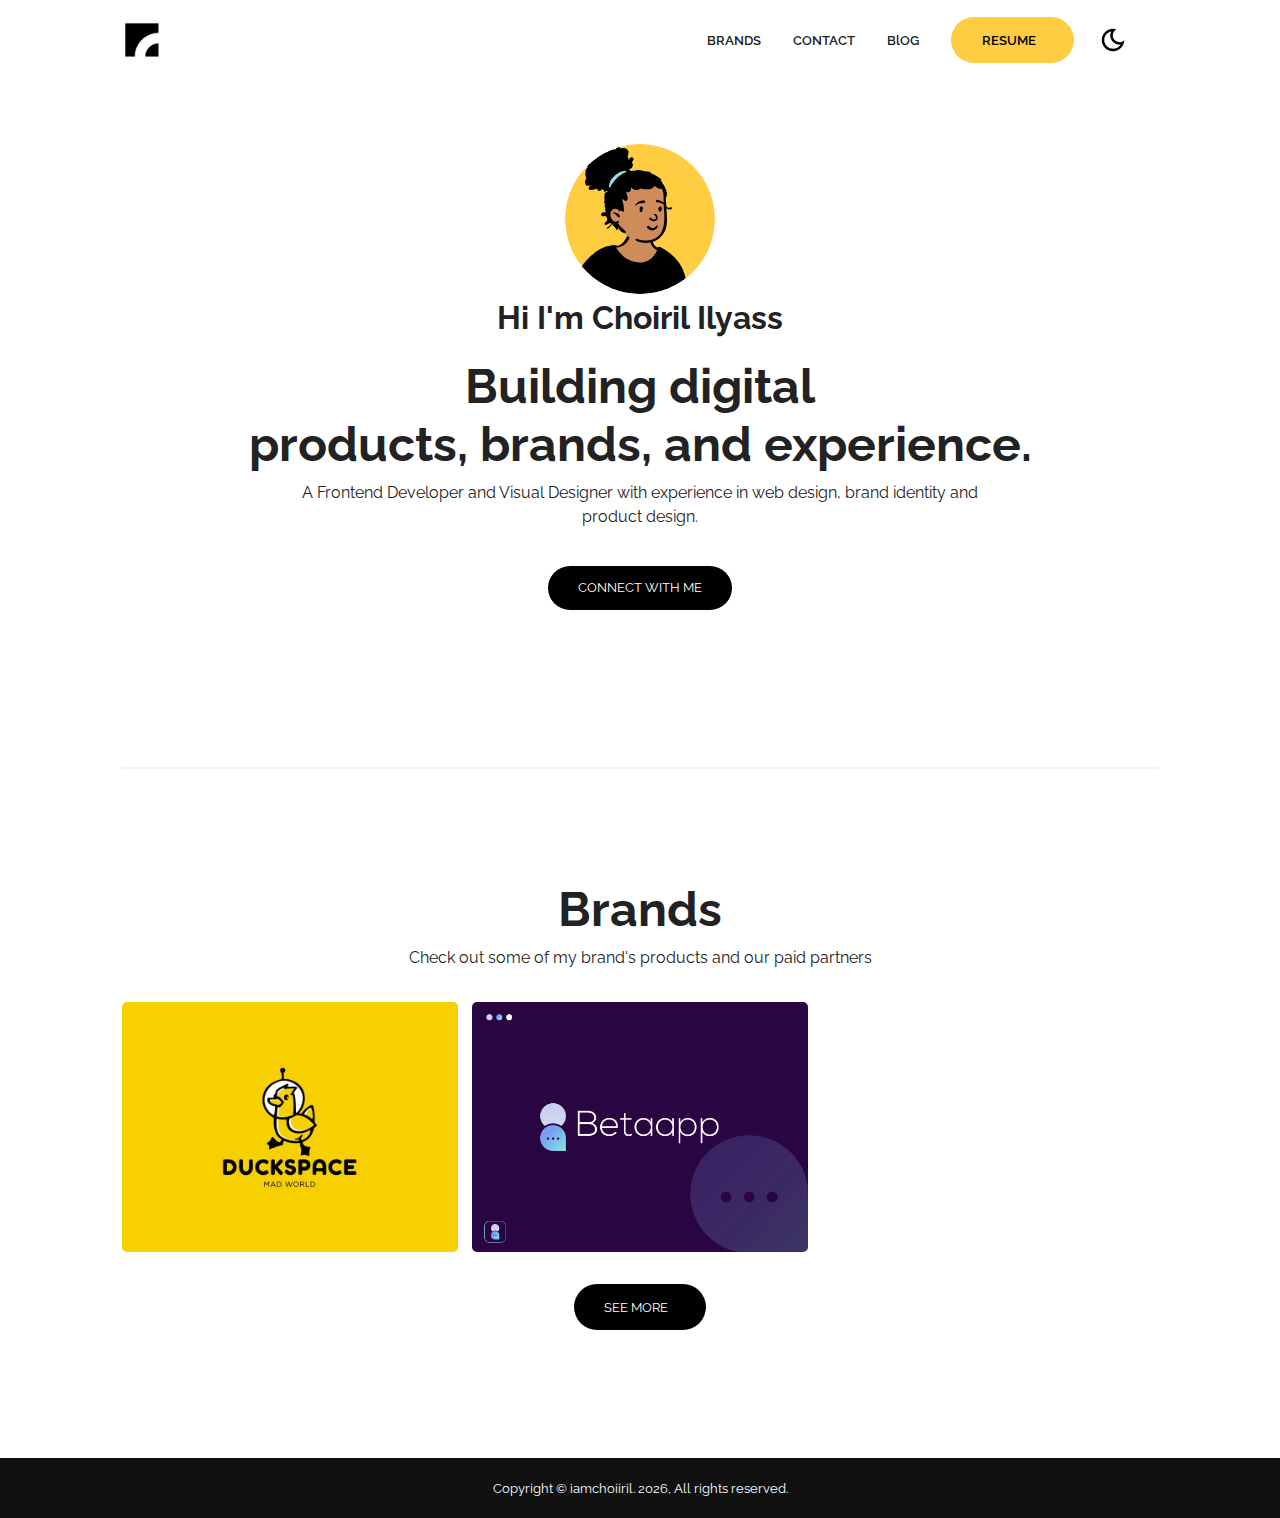
<file: index.html>
<!DOCTYPE html>
<html lang="en">
  <head>
    <meta charset="UTF-8" />
    <meta http-equiv="X-UA-Compatible" content="IE=edge" />
    <meta name="viewport" content="width=device-width, initial-scale=1.0" />
    <!-- Primary Meta Tags -->
    <title>Choiril Ilyass - Personal Portofolio</title>
    <meta name="title" content="Choiril Ilyass- Personal Portfolio" />
    <meta
      name="description"
      content="Blog that provides information about daily life, updates, stories and more in-depth information."
    />

    <!-- Open Graph / Facebook -->
    <meta property="og:type" content="website" />
    <meta property="og:url" content="https://iamchoiiril.is-a.dev" />
    <meta property="og:title" content="Choiril Ilyass - Personal Portfolio" />
    <meta
      property="og:description"
      content="Blog that provides information about daily life, updates, stories and more in-depth information."
    />
    <meta
      property="og:image"
      content="https://linktr.ee/og/image/iamchoiril.jpg"
    />

    <!-- Twitter -->
    <meta property="twitter:card" content="summary_large_image" />
    <meta property="twitter:url" content="https://iamchoiiril.is-a.dev" />
    <meta
      property="twitter:title"
      content="Choiril Ilyass - Personal Portfolio"
    />
    <meta
      property="twitter:description"
      content="Blog that provides information about daily life, updates, stories and more in-depth information."
    />
    <meta
      property="twitter:image"
      content="https://linktr.ee/og/image/iamchoiril.jpg"
    />

    <!-- Link -->
    <link
      rel="apple-touch-icon"
      sizes="180x180"
      href="src/assets/favicon/apple-touch-icon.png"
    />
    <link
      rel="icon"
      type="image/png"
      sizes="16x16"
      href="src/assets/favicon/favicon-16x16.png"
    />
    <link
      rel="icon"
      type="image/png"
      sizes="32x32"
      href="src/assets/favicon/favicon-32x32.png"
    />
    <link
      rel="icon"
      type="image/png"
      sizes="192x192"
      href="src/assets/favicon/android-chrome-192x192.png"
    />
    <link
      rel="icon"
      type="image/png"
      sizes="512x512"
      href="src/assets/favicon/android-chrome-512x512.png"
    />
    <link rel="icon" type="image/x-icon" href="assets/favicon/favicon.ico" />
    <link rel="manifest" href="assets/favicon/site.webmanifest" />
    <link
      rel="stylesheet"
      href="https://use.fontawesome.com/releases/v5.15.4/css/all.css"
      integrity="sha384-DyZ88mC6Up2uqS4h/KRgHuoeGwBcD4Ng9SiP4dIRy0EXTlnuz47vAwmeGwVChigm"
      crossorigin="anonymous"
    />
    <link rel="stylesheet" href="src/css/style.css" />
    <link rel="stylesheet" href="src/css/utilities.css" />
  </head>
  <body>
    <header id="hero">
      <!-- Navbar -->
      <nav class="navbar">
        <div class="container">
          <!-- Logo -->
          <h1 id="logo">
            <a href="https://github.com/CommunityPro/portfolio-html"
              ><img src="./src/assets/logo.png" alt="Your Logo"
            /></a>
          </h1>
          <!-- Navbar links -->
          <ul class="nav-menu">
            <li><a class="nav-link" href="#brands">BRANDS</a></li>
            <li><a class="nav-link" href="#">CONTACT</a></li>
            <li><a class="nav-link" href="#">BlOG</a></li>
            <li>
              <a
                class="nav-link btn btn-primary"
                href="404.html"
                >RESUME <i class="fas fa-arrow-right"></i
              ></a>
            </li>

            <!-- Toggle switch -->
            <div class="theme-switch">
              <input type="checkbox" id="switch" />
              <label class="toggle-icons" for="switch">
                <img class="moon" src="src/assets/moon.svg" />
                <img class="sun" src="src/assets/sun.svg" />
              </label>
            </div>
            <!-- Hamburger menu -->
          </ul>
          <div class="hamburger">
            <span class="bar"></span>
            <span class="bar"></span>
            <span class="bar"></span>
          </div>
        </div>
      </nav>

      <section class="header-container">
        <img class="profile-image" src="src/assets/profile-image.svg" alt="" />
        <h1>Hi I'm Choiril Ilyass</h1>

        <div class="content-text">
          <h2>Building digital</h2>
          <h2>products, brands, and experience.</h2>

          <p>
            A Frontend Developer and Visual Designer with experience in web
            design, brand identity and product design.
          </p>
        </div>
        <a
          href="https://instagram.com/iamchoiiril"
          class="btn btn-secondary"
          target="_blank"
          >Connect With Me</a
        >
      </section>
    </header>

    <!-- Projects -->
    <section id="projects" class="project-container container">
      <div class="division"></div>
      <div class="content-text">
        <h2>Brands</h2>
        <p>Check out some of my brand's products and our paid partners</p>
      </div>

      <article class="project">
        <!-- Project 1 -->
        <div href="" class="card">
          <div class="project-info">
            <div class="project-bio">
              <h3>CPTARUNK</h3>
              <p>The official brand of CPTARUNK was established in 2023.</p>
            </div>

            <div class="project-link">
              <a href="https://instagram.com/cptarunk" target="_blank"><i class="fab fa-instagram"></i></a>
              <a href="https://cptarunk.online" target="_blank"><i class="fas fa-globe"></i></a>
            </div>
          </div>
        </div>
        
        <!-- Project 2 -->
        <div href="" class="card">
          <div class="project-info">
            <div class="project-bio">
              <h3>Carv Of Ethelwyn</h3>
              <p>Team of gaming organizations founded in Indonesia in 2024.</p>
            </div>

            <div class="project-link">
              <a href="#" target="_blank"><i class="fab fa-instagram"></i></a>
              <a href="https://iamchoiiril.is-a.dev" target="_blank"><i class="fas fa-globe"></i></a>
            </div>
          </div>
        </div>
      </article>

      <a href="404.html" class="btn btn-secondary"
        target="_blank" >See More <i class="fas fa-arrow-right"></i
      ></a>
    </section>
   
    <footer id="footer">
      <div class="container">
        <!-- Attribution -->
        <p>
          Copyright &copy; iamchoiiril. <span id="datee"></span>, All rights
          reserved.
        </p>
      </div>
    </footer>
    <script src="src/js/script.js"></script>
  </body>
</html>
</file>
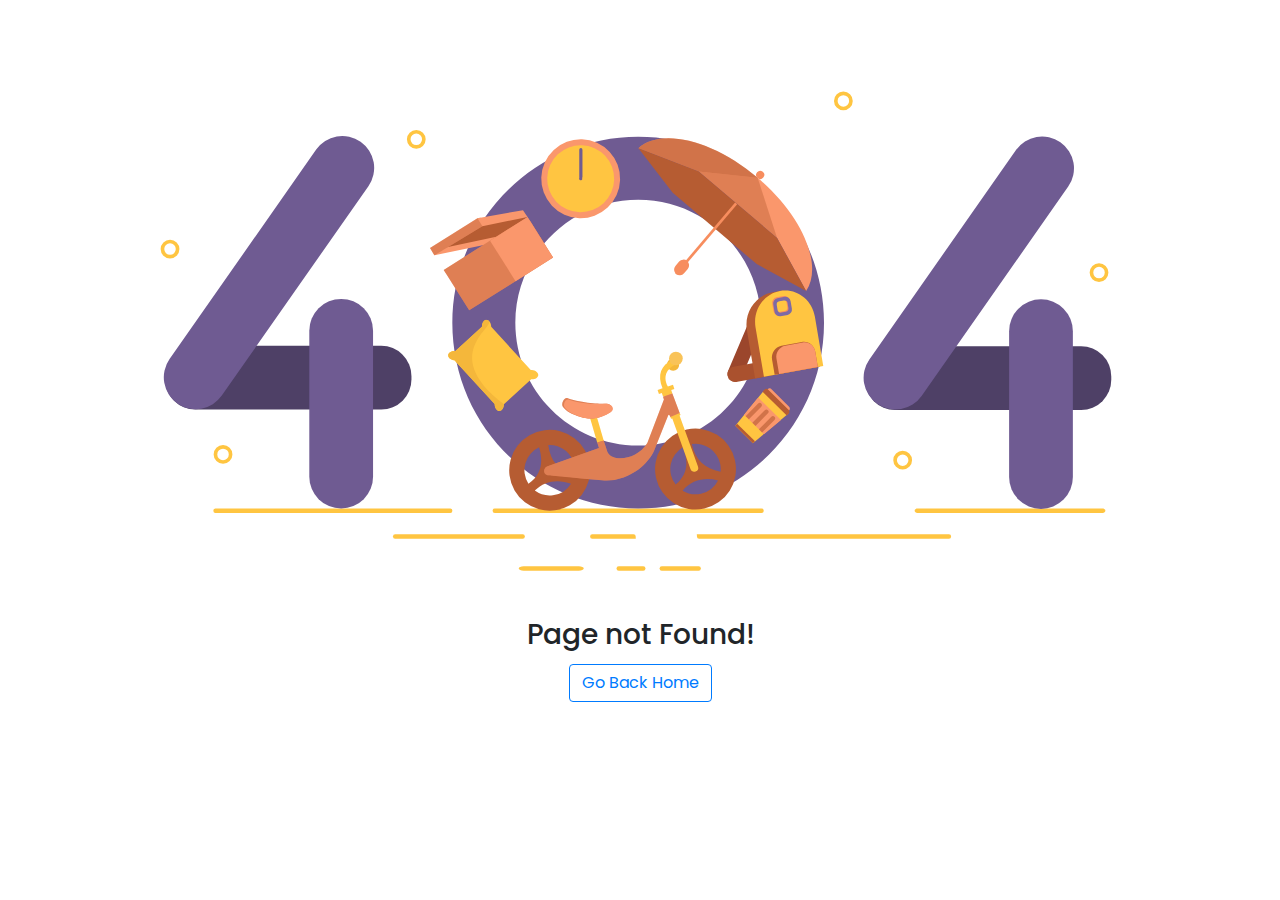
<file: test.html>
<!DOCTYPE html>

<!-- 404 page by https://codepen.io/gxash/pen/rrJYwm -->

<html lang="en">
  <head>
    <meta charset="utf-8" />
    <meta http-equiv="X-UA-Compatible" content="IE=edge" />
    <meta name="viewport" content="width=device-width, initial-scale=1" />

    <meta property="og:type" content="website" />
    <meta property="og:title" content="Choiril Fikri - Personal Portfolio" />
    <meta
      property="og:description"
      content="I turn coffee :coffee: into code, use tabs over spaces and never broke production."
    />
    <meta property="og:image" content="https://i.imgur.com/uyDNQnn.jpg" />

    <title>Choiril Fikri - Personal Portfolio</title>
    <meta
      name="description"
      content="I turn coffee :coffee: into code, use tabs over spaces and never broke production."
    />

    <!-- Font Awesome CDN -->
    <link
      rel="stylesheet"
      href="https://use.fontawesome.com/releases/v5.10.0/css/all.css"
    />

    <!-- Bootstrap CSS CDN -->
    <link
      rel="stylesheet"
      href="https://cdn.jsdelivr.net/npm/bootstrap@4.6.0/dist/css/bootstrap.min.css"
    />

    <!-- Animate CSS CDN -->
    <link
      rel="stylesheet"
      href="https://cdnjs.cloudflare.com/ajax/libs/animate.css/3.7.0/animate.css"
    />

    <!-- Custom CSS -->
    <link rel="stylesheet" href="./assets/css/test.css" />
  </head>

  <body class="bootstrap">
    <div class="container">
      <div class="wrapper p-5 text-center">
        <svg xmlns="http://www.w3.org/2000/svg" viewbox="0 0 1920 1080">
          <g id="Layer_12 yellow-back-fig" data-name="Layer 12">
            <path
              class="cls-1"
              d="M600.87,872H156a4,4,0,0,0-3.78,4.19h0a4,4,0,0,0,3.78,4.19H600.87a4,4,0,0,0,3.78-4.19h0A4,4,0,0,0,600.87,872Z"
            ></path>
            <rect
              class="cls-1"
              x="680.91"
              y="871.98"
              width="513.38"
              height="8.39"
              rx="4.19"
              ry="4.19"
            ></rect>
            <path
              class="cls-1"
              d="M1480,876.17h0c0,2.32,2.37,4.19,5.3,4.19h350.61c2.93,0,5.3-1.88,5.3-4.19h0c0-2.32-2.37-4.19-5.3-4.19H1485.26C1482.33,872,1480,873.86,1480,876.17Z"
            ></path>
            <rect
              class="cls-1"
              x="492.21"
              y="920.64"
              width="249.8"
              height="8.39"
              rx="4.19"
              ry="4.19"
            ></rect>
            <path
              class="cls-1"
              d="M1549.14,924.84h0a4.19,4.19,0,0,0-4.19-4.19H1067.46a14.66,14.66,0,0,1,.35,3.21v1A4.19,4.19,0,0,0,1072,929h472.94A4.19,4.19,0,0,0,1549.14,924.84Z"
            ></path>
            <path
              class="cls-1"
              d="M865.5,924.84h0a4.19,4.19,0,0,0,4.19,4.19h82.37a12.28,12.28,0,0,1-.19-2v-2.17a4.19,4.19,0,0,0-4.19-4.19h-78A4.19,4.19,0,0,0,865.5,924.84Z"
            ></path>
            <rect
              class="cls-1"
              x="915.6"
              y="981.47"
              width="54.72"
              height="8.39"
              rx="4.19"
              ry="4.19"
            ></rect>
            <path
              class="cls-1"
              d="M730.33,985.67h0c0,2.32,4.23,4.19,9.44,4.19h104.3c5.22,0,9.44-1.88,9.44-4.19h0c0-2.32-4.23-4.19-9.44-4.19H739.78C734.56,981.47,730.33,983.35,730.33,985.67Z"
            ></path>
            <rect
              class="cls-1"
              x="997.06"
              y="981.47"
              width="78.11"
              height="8.39"
              rx="4.19"
              ry="4.19"
            ></rect>

            <g id="round-conf">
              <path
                class="cls-1 circle c1"
                d="M536.41,155.14a17.77,17.77,0,1,0,17.77,17.77A17.77,17.77,0,0,0,536.41,155.14Zm0,28.68a10.9,10.9,0,1,1,10.9-10.9A10.9,10.9,0,0,1,536.41,183.81Z"
              ></path>
              <path
                class="cls-1 circle c2"
                d="M1345.09,82.44a17.77,17.77,0,1,0,17.77,17.77A17.77,17.77,0,0,0,1345.09,82.44Zm0,28.68a10.9,10.9,0,1,1,10.9-10.9A10.9,10.9,0,0,1,1345.09,111.12Z"
              ></path>
              <path
                class="cls-1 circle c3"
                d="M70.12,363A17.77,17.77,0,1,0,87.89,380.8,17.77,17.77,0,0,0,70.12,363Zm0,28.68A10.9,10.9,0,1,1,81,380.8,10.9,10.9,0,0,1,70.12,391.7Z"
              ></path>
              <path
                class="cls-1 circle c4"
                d="M170.47,751.82a17.77,17.77,0,1,0,17.77,17.77A17.77,17.77,0,0,0,170.47,751.82Zm0,28.68a10.9,10.9,0,1,1,10.9-10.9A10.9,10.9,0,0,1,170.47,780.5Z"
              ></path>
              <path
                class="cls-1 circle c5"
                d="M1457.34,762.73a17.77,17.77,0,1,0,17.77,17.77A17.77,17.77,0,0,0,1457.34,762.73Zm0,28.68a10.9,10.9,0,1,1,10.9-10.9A10.9,10.9,0,0,1,1457.34,791.4Z"
              ></path>
              <path
                class="cls-1 circle c6"
                d="M1829.15,407.49a17.77,17.77,0,1,0,17.77,17.77A17.77,17.77,0,0,0,1829.15,407.49Zm0,28.68a10.9,10.9,0,1,1,10.9-10.9A10.9,10.9,0,0,1,1829.15,436.17Z"
              ></path>
            </g>
          </g>

          <g id="fortyfour" data-name="Layer 2">
            <g class="four a">
              <rect
                class="cls-2"
                x="233.74"
                y="391.14"
                width="120.71"
                height="466.29"
                rx="57.1"
                ry="57.1"
                transform="translate(918.39 330.19) rotate(90)"
              ></rect>
              <rect
                class="cls-3"
                x="333.83"
                y="475.1"
                width="120.71"
                height="396.88"
                rx="60.36"
                ry="60.36"
              ></rect>
              <rect
                class="cls-3"
                x="197.13"
                y="122.89"
                width="120.71"
                height="604.75"
                rx="60.36"
                ry="60.36"
                transform="translate(290.49 -70.78) rotate(35)"
              ></rect>
            </g>
            <g class="four b">
              <rect
                class="cls-2"
                x="1558.84"
                y="391.91"
                width="120.71"
                height="466.29"
                rx="57.1"
                ry="57.1"
                transform="translate(2244.26 -994.14) rotate(90)"
              ></rect>
              <rect
                class="cls-3"
                x="1658.92"
                y="475.87"
                width="120.71"
                height="396.88"
                rx="60.36"
                ry="60.36"
              ></rect>
              <rect
                class="cls-3"
                x="1522.22"
                y="123.66"
                width="120.71"
                height="604.75"
                rx="60.36"
                ry="60.36"
                transform="translate(530.57 -830.68) rotate(35)"
              ></rect>
            </g>
            <path
              class="cls-3"
              id="ou"
              d="M956.54,168.2c-194.34,0-351.89,157.55-351.89,351.89S762.19,872,956.54,872s351.89-157.55,351.89-351.89S1150.88,168.2,956.54,168.2Zm0,584.49c-128.46,0-232.6-104.14-232.6-232.6s104.14-232.6,232.6-232.6,232.6,104.14,232.6,232.6S1085,752.69,956.54,752.69Z"
            ></path>
          </g>

          <g id="umbrella" data-name="Layer 3">
            <g>
              <circle
                class="cls-4"
                cx="1187.53"
                cy="240.3"
                r="7.66"
                transform="translate(236.36 990.8) rotate(-49.71)"
              ></circle>
              <g>
                <path
                  class="cls-5"
                  d="M1219.56,359.67l55,100.52c32.7-48.48-6.87-142.43-91.75-214.38-84.41-71.55-183-95.33-225.81-56l114.21,44.14Z"
                ></path>
                <path
                  class="cls-6"
                  d="M1182.79,245.81c-84.41-71.55-183-95.33-225.81-56l114.21,44.14Z"
                ></path>
                <polygon
                  class="cls-7"
                  points="1182.79 245.81 1071.19 233.91 1219.56 359.67 1182.79 245.81"
                ></polygon>
              </g>
              <polygon
                class="cls-8"
                points="1180.91 409.02 1274.54 460.19 1219.56 359.67 1071.19 233.91 956.98 189.76 1021.95 274.29 1180.91 409.02"
              ></polygon>
              <g>
                <rect
                  class="cls-4"
                  x="997.45"
                  y="358.35"
                  width="175.58"
                  height="5.1"
                  transform="translate(108.21 955.38) rotate(-49.71)"
                ></rect>
                <rect
                  class="cls-4"
                  x="1028.09"
                  y="399.36"
                  width="21.46"
                  height="32.27"
                  rx="10.73"
                  ry="10.73"
                  transform="translate(515.04 -573.16) rotate(40.29)"
                ></rect>
              </g>
            </g>
          </g>

          <g id="pillow" data-name="Layer 4">
            <path
              class="cls-1"
              d="M754,627.07c7,.54,12.92-2.82,13.35-7.59s-4.95-9.24-12-9.87a18.55,18.55,0,0,0-2.17,0l-74.9-81.64c0-.1,0-.19,0-.29,0-7.09-4-12.83-8.8-12.81s-8.75,5.77-8.73,12.87c0,0,0,.09,0,.13l-50.21,46.07h-.09c-7.06-.63-13.14,2.77-13.57,7.59s4.87,9.16,11.85,9.84l76.08,82.92s0,0,0,.06c0,7.09,4,12.83,8.8,12.81s8.65-5.66,8.71-12.65Z"
            ></path>
            <path
              class="cls-9"
              d="M669.46,514.82c-4.77-.83-8.75,5.77-8.73,12.87,0,0,0,.09,0,.13l-50.21,46.07h-.09c-7.06-.63-13.14,2.77-13.57,7.59s4.87,9.16,11.85,9.84l76.08,82.92s0,0,0,.06c0,7.09,4,12.83,8.8,12.81s8.65-5.66,8.71-12.65C570.55,573,702.07,520.47,669.46,514.82Z"
            ></path>
          </g>

          <g id="cup" data-name="Layer 7">
            <polygon
              class="cls-1"
              points="1173.69 748.21 1140.52 715.42 1195.79 647.35 1241.13 692.16 1173.69 748.21"
            ></polygon>
            <polygon
              class="cls-8"
              points="1173.69 748.21 1140.52 715.42 1143.93 711.27 1177.81 744.75 1173.69 748.21"
            ></polygon>
            <polygon
              class="cls-5"
              points="1194.68 731.46 1157.04 694.24 1183.8 661.7 1226.91 704.32 1194.68 731.46"
            ></polygon>
            <g class="cls-10">
              <path
                class="cls-8"
                d="M1176.32,667.78h0a4.19,4.19,0,0,1,4.19,4.19v33.54a0,0,0,0,1,0,0h-8.38a0,0,0,0,1,0,0V672a4.19,4.19,0,0,1,4.19-4.19Z"
                transform="translate(822.53 -628.67) rotate(44.67)"
              ></path>
              <path
                class="cls-8"
                d="M1172.73,709.7l23.58-23.85a4.19,4.19,0,0,1,5.92,0h0a4.19,4.19,0,0,1,0,5.92l-23.58,23.85Z"
              ></path>
              <path
                class="cls-8"
                d="M1185.11,722.09l23.58-23.85a4.19,4.19,0,0,1,5.92,0h0a4.19,4.19,0,0,1,0,5.92L1191.06,728Z"
              ></path>
            </g>
            <path
              class="cls-5"
              d="M1197.85,660.5h45.69a5.7,5.7,0,0,1,5.7,5.7v8.32a0,0,0,0,1,0,0h-57.09a0,0,0,0,1,0,0v-8.32A5.7,5.7,0,0,1,1197.85,660.5Z"
              transform="translate(829.53 -667.66) rotate(45)"
            ></path>
            <path
              class="cls-8"
              d="M1191.49,664.74h53.94a5.25,5.25,0,0,1,5.25,5.25v4.79a0,0,0,0,1,0,0h-64.44a0,0,0,0,1,0,0V670a5.25,5.25,0,0,1,5.25-5.25Z"
              transform="translate(822.83 -663.17) rotate(44.67)"
            ></path>
          </g>

          <g id="clock" data-name="Layer 8">
            <circle
              class="cls-5"
              cx="847.7"
              cy="247.59"
              r="74.66"
              transform="translate(-32.91 314.05) rotate(-20.6)"
            ></circle>
            <circle
              class="cls-1"
              cx="847.7"
              cy="247.59"
              r="63.44"
              transform="translate(-32.91 314.05) rotate(-20.6)"
            ></circle>
            <rect
              class="cls-3 clock-hand-1"
              x="845"
              y="189.5"
              width="6.04"
              height="58"
              rx="3.02"
              ry="3.02"
            ></rect>
            <rect
              class="cls-3 clock-hand-2"
              x="845"
              y="209.5"
              width="6.04"
              height="38"
              rx="3.02"
              ry="3.02"
              transform="translate(1611.22 -230.4) rotate(130.4)"
            ></rect>
            <circle
              class="cls-3"
              cx="847.7"
              cy="247.59"
              transform="translate(-32.91 314.05) rotate(-20.6)"
              r="3"
            ></circle>
          </g>

          <g id="box" data-name="Layer 9">
            <g id="box-top">
              <polygon
                class="cls-8"
                points="569.71 382.28 653.74 329.39 747.13 320.1 679.2 369.85 569.71 382.28"
              ></polygon>
              <polygon
                class="cls-5"
                points="691.95 367.2 570.87 392.34 565.32 383.35 687.8 357.45 691.95 367.2"
              ></polygon>
              <polygon
                class="cls-5"
                points="661.54 337.48 570.87 392.34 562.42 378.92 652.25 322.38 658.12 321.34 661.54 337.48"
              ></polygon>
              <polygon
                class="cls-7"
                points="661.54 337.48 570.87 392.34 562.42 378.92 652.25 322.38 658.12 321.34 661.54 337.48"
              ></polygon>
              <polygon
                class="cls-5"
                points="747.13 320.1 661.54 337.48 652.25 322.38 738.4 307.1 747.13 320.1"
              ></polygon>
            </g>
            <path
              class="cls-5"
              d="M588.28,420.26s3.44,5.2,5.19,8l43.1,68.48,158.81-100-43.1-68.48q-2.63-4.17-5.47-8Z"
            ></path>
            <path
              class="cls-7"
              d="M588.28,420.26s3.44,5.2,5.19,8l43.1,68.48,158.81-100-43.1-68.48q-2.63-4.17-5.47-8Z"
            ></path>
            <rect
              class="cls-5"
              x="693.73"
              y="335.51"
              width="83.99"
              height="90.58"
              transform="translate(-89.78 450.43) rotate(-32.19)"
            ></rect>
          </g>

          <g id="rucksack" data-name="Layer 6">
            <g id="stripe">
              <path
                class="cls-12"
                d="M1200.32,473.91h0a13.74,13.74,0,0,0-18.41,7.44l-55,129.86a14.82,14.82,0,0,0,7.13,19.21h0a13.74,13.74,0,0,0,18.41-7.44l55-129.86A14.82,14.82,0,0,0,1200.32,473.91Z"
              ></path>
              <path
                class="cls-13"
                d="M1202.18,606.34h0a14,14,0,0,0-16.18-11.8l-48.83,9c-7.59,1.4-12.66,9-11.31,16.89h0a14,14,0,0,0,16.18,11.8l48.83-9C1198.46,621.82,1203.53,614.26,1202.18,606.34Z"
              ></path>
            </g>
            <path
              class="cls-8"
              d="M1300.86,603l-122.93,22.74-15.44-90.91c-5.75-33.86,15.89-66.17,48.34-72.18l11.58-2.08c32.45-6,57.26,17.66,63,51.51Z"
            ></path>
            <path
              class="cls-1"
              d="M1307,601.91l-112.32,20.78-15.9-93.61c-5.5-32.36,15.19-63.25,46.2-69h0c31-5.74,60.62,15.85,66.12,48.21Z"
            ></path>
            <path
              class="cls-8"
              d="M1296.76,603.8,1215,618.92l-4.89-28.77c-2.11-12.42,5.83-24.27,17.73-26.47l38.67-7.15c11.9-2.2,23.26,6.08,25.37,18.5Z"
            ></path>
            <path
              class="cls-5"
              d="M1296.76,603.8l-73.41,13.58-4.92-29c-2-11.62,5.45-22.72,16.6-24.78l33.07-6.12c11.14-2.06,21.77,5.69,23.75,17.32Z"
            ></path>
            <path
              class="cls-4"
              d="M1231.77,469.69l-13.42,2.48a10.25,10.25,0,0,0-8,11.92l2.38,14a9.9,9.9,0,0,0,11.42,8.33l13.42-2.48a10.25,10.25,0,0,0,8-11.92l-2.38-14A9.9,9.9,0,0,0,1231.77,469.69Zm7.17,20.84a6.39,6.39,0,0,1-5,7.43l-8.36,1.55a6.17,6.17,0,0,1-7.12-5.19l-1.48-8.73a6.39,6.39,0,0,1,5-7.43l8.36-1.55a6.17,6.17,0,0,1,7.12,5.19Z"
            ></path>
            <path
              class="cls-14"
              d="M1233.74,471.13l-13.42,2.48a10.25,10.25,0,0,0-8,11.92l2.38,14a9.9,9.9,0,0,0,11.42,8.33l13.42-2.48a10.25,10.25,0,0,0,8-11.92l-2.38-14A9.9,9.9,0,0,0,1233.74,471.13Zm7.17,20.84a6.39,6.39,0,0,1-5,7.43l-8.36,1.55a6.17,6.17,0,0,1-7.12-5.19L1219,487a6.39,6.39,0,0,1,5-7.43l8.36-1.55a6.17,6.17,0,0,1,7.12,5.19Z"
            ></path>
          </g>

          <g id="bike" data-name="Layer 5">
            <path
              class="cls-8 wheel"
              d="M1139.82,780.44a76.59,76.59,0,1,0-57.9,91.53A76.59,76.59,0,0,0,1139.82,780.44Zm-28.12,6.33a47.59,47.59,0,0,1,.83,15.8c-30.14-6.28-47.68-21.65-54.39-52.52A47.73,47.73,0,0,1,1111.69,786.77Zm-70.46-30.9c10.35,26.88,10.14,50.4-13.73,70.77a47.67,47.67,0,0,1,13.73-70.77Zm34.35,88a47.55,47.55,0,0,1-34.94-5.62c16.8-20.36,41.71-25.94,67.09-19.46A47.66,47.66,0,0,1,1075.58,843.85Z"
            ></path>
            <path
              class="cls-8 wheel"
              d="M864.89,789.69a76.59,76.59,0,1,0-66.13,85.78A76.59,76.59,0,0,0,864.89,789.69Zm-28.59,3.7a47.59,47.59,0,0,1-.64,15.81c-29.43-9-45.47-26-49.3-57.33A47.73,47.73,0,0,1,836.3,793.39ZM769,756.1c7.82,27.72,5.43,51.12-20.22,69.2A47.67,47.67,0,0,1,769,756.1Zm26.06,90.78a47.55,47.55,0,0,1-34.27-8.83c18.61-18.72,43.93-22,68.6-13.16A47.66,47.66,0,0,1,795.06,846.88Z"
            ></path>
            <g>
              <rect
                class="cls-1"
                x="871.39"
                y="693.37"
                width="12.87"
                height="53.21"
                transform="translate(-165.97 273.38) rotate(-16.19)"
              ></rect>
              <path
                class="cls-5"
                d="M813.93,679.35c-3.72-5.2,2.24-18.5,9.16-16.13,33.43,11.46,73.85,10.45,73.85,10.45,8.84.15,14.44,10.34,7.27,15.48-14.36,8.79-33.13,17-56.35,9.76C830.17,693.41,819.83,687.6,813.93,679.35Z"
              ></path>
              <path
                class="cls-7"
                d="M813.93,679.35c-3.72-5.2,2.24-18.5,9.16-16.13,33.43,11.46,73.85,10.45,73.85,10.45,8.84.15,14.44,10.34,7.27,15.48-14.36,8.79-33.13,17-56.35,9.76C830.17,693.41,819.83,687.6,813.93,679.35Z"
              ></path>
              <path
                class="cls-5"
                d="M817.15,680.06c-3.59-5,1.69-16.51,8.37-14.22,32.3,11.09,71.41,7.83,71.41,7.83,8.54.14,17.45,9.94,7.43,15.88-13.87,8.51-32,16.44-54.44,9.44C832.84,693.67,822.85,688,817.15,680.06Z"
              ></path>
            </g>
            <g>
              <circle
                class="cls-9"
                cx="1022.66"
                cy="599.55"
                r="11.57"
                transform="translate(-4.86 8.38) rotate(-0.47)"
              ></circle>
              <path
                class="cls-1"
                d="M1069.76,792.37l-34.89-96.74,1.93-.8-1.71-4.15-1.74.72-13.26-36.76,1.27-.42-2.25-6.76,5.94-2-2.57-7.72-9.7,3.22c-11.55-22.55,2-36.33,15-41.86l-5.57-8.81c-23,10.29-29.61,28.75-19.53,54l-9.38,3.12,2.56,7.72,5.47-1.82,2.25,6.76,2.36-.78,13.62,37.76-2.35,1,1.71,4.15,2.16-.89,34.65,96.09a7.47,7.47,0,0,0,9.56,4.49h0A7.47,7.47,0,0,0,1069.76,792.37Z"
              ></path>
              <circle
                class="cls-11"
                cx="1027.9"
                cy="587.94"
                r="12.99"
                transform="translate(-4.77 8.42) rotate(-0.47)"
              ></circle>
            </g>
            <path
              class="cls-5"
              d="M1021.29,654l-17.73,6.15,1.72,5.59-31.41,82.36c-19.35,32.53-66.3,36.72-75.56,16.68l-7.09-21.5L879,747.1l3.28,10.09-94.65,33.95c-11.49,2.29-11.85,15.79-2.61,17.84,0,0,39.11,3.66,103,9.5a92.75,92.75,0,0,0,40.89-5.29c44.32-16.56,57.73-50.67,57.73-50.67l26.82-67.26a1.37,1.37,0,0,1,2.53,0l1.42,3.33,17.75-7.62Z"
            ></path>
            <path
              class="cls-7"
              d="M1021.29,654l-17.73,6.15,1.72,5.59-31.41,82.36c-19.35,32.53-66.3,36.72-75.56,16.68l-7.09-21.5L879,747.1l3.28,10.09-94.65,33.95c-11.49,2.29-11.85,15.79-2.61,17.84,0,0,39.11,3.66,103,9.5a92.75,92.75,0,0,0,40.89-5.29c44.32-16.56,57.73-50.67,57.73-50.67l26.82-67.26a1.37,1.37,0,0,1,2.53,0l1.42,3.33,17.75-7.62Z"
            ></path>
          </g>
        </svg>

        <h3>Page not Found!</h3>
        <a class="btn btn-outline-primary mt-1" href="/"
          >Go Back Home</a
        >
      </div>
    </div>
  </body>
</html>
</file>
<file: src/css/style.css>
/* This is the required project styling. Will contain essential CSS styles like:
   * Flex property
   * Grid layout
   * Cards and sections
*/

@import url(https://fonts.googleapis.com/css?family=Raleway:100,200,300,regular,500,600,700,800,900,100italic,200italic,300italic,italic,500italic,600italic,700italic,800italic,900italic);

/* variables */
:root {
  /* Colors */
  --primary-color: #ffcd42;
  --secondary-color: #ffd35c;
  --bg-primary: #ffffff;
  --text-color: #222222;
  --text-color-two: #ffffff;
  --bg-secondary: #000000;
  --card-background: #f4f4f4;
  --bg-secondary-two: #111111;

  --shadow: 0 10px 40px rgba(0, 0, 0, 0.2);

  /* Font Weight */
  --weight-small: 400;
  --weight-semibold: 600;
  --weight-bold: 800;

  /* Max width */
  --width-small: 600px;
  --width-medium: 1100px;
  --width-large: 1300px;
}

[data-theme="dark"] {
  --primary-color: #ffcd42;
  --secondary-color: #ffd35c;
  --bg-primary: #000000;
  --text-color: #ffffff;
  --text-color-two: #222222;
  --bg-secondary: #ffffff;
  --card-background: #111111;
  --bg-secondary-two: #f4f4f4;
  --shadow: 0 2px 10px rgba(95, 95, 95, 0.2);
}

html {
  font-size: 100%;
  scroll-behavior: smooth;
}

/* Reset default styling */
* {
  margin: 0;
  padding: 0;
  box-sizing: border-box;
}

ul {
  list-style: none;
}

a {
  text-decoration: none;
  color: var(--text-color);
}

/* Main styling */
body {
  background: var(--bg-primary);
  color: var(--text-color);
  font-family: "Raleway", sans-serif;
  line-height: 1.5;
}

/* Navbar */
.navbar {
  position: fixed;
  top: 0;
  left: 0;
  right: 0;
  z-index: 20;
  background: var(--bg-primary);
}

.navbar .container {
  display: flex;
  align-items: center;
  justify-content: space-between;
  z-index: 20;
  height: 80px;
  width: 100%;
}

.navbar .nav-menu {
  display: flex;
  align-items: center;
  background: var(--bg-primary);
}

.navbar .nav-link {
  margin: 0 1rem;
  font-size: 0.8rem;
  font-weight: var(--weight-semibold);
}

.navbar #logo img {
  display: block;
  width: 40px;
}

.navbar .btn {
  margin-right: 1.5rem;
}

.fas.fa-arrow-right {
  margin-left: 0.5rem;
  font-size: 0.9rem;
}

/* hamburger */
.hamburger {
  margin-bottom: 0.1rem;
  display: none;
}

.bar {
  display: block;
  width: 23px;
  height: 3px;
  margin: 4px auto;
  transition: all 0.3s ease-in-out;
  border-radius: 30px;
  background-color: var(--bg-secondary);
}

/* Hero section */
#hero {
  display: flex;
  flex-direction: column;
  height: 100%;
}

.profile-image {
  width: 150px;
  border-radius: 50%;
  animation: bounce 1s infinite alternate;
}

@keyframes bounce {
  from {
    transform: translateY(0px);
  }

  to {
    transform: translateY(-10px);
  }
}

.division {
  width: 100%;
  height: 2px;
  background-color: var(--card-background);
  margin: 5.5rem 0;
}
/* Projects */
#projects {
  display: flex;
  flex-direction: column;
  margin: 2rem auto 5rem;
}

#projects .btn {
  align-self: center;
  margin: 2rem 0;
}

.project {
  display: grid;
  grid-template-columns: repeat(3, 1fr);
  grid-auto-rows: minmax(250px, auto);
  grid-gap: 0.9rem;
}

.card .project-bio p {
  font-size: 0.83rem;
}

.card .project-bio h3 {
  font-size: 0.9rem;
}

.project-info {
  display: flex;
  justify-content: space-between;
  opacity: 0;
  position: relative;
  transition: 0.5s ease-in-out;
}

.project-bio {
  display: flex;
  flex-direction: column;
  justify-content: flex-end;
  position: relative;
  top: 160px;
  left: 10px;
}

/* Footer */
#footer {
  background: #111111;
}

#footer .container {
  display: flex;
  flex-direction: column;
  align-items: center;
  justify-content: center;
  color: #ffffff;
  min-height: 60px;
  text-align: center;
}

#footer a {
  font-size: 0.8rem;
  color: #fff;
}

#footer a:hover {
  opacity: 0.6;
}

#footer .social {
  margin: 0.9rem 0;
}

#footer .social img {
  width: 20px;
  height: 20px;
}

#footer .social a {
  margin: 0 0.2rem;
}

#footer p {
  font-size: 0.8rem;
}

/* Responsiveness */

@media (max-width: 1000px) {
  .project {
    display: grid;
    grid-template-columns: repeat(2, 1fr);
  }
}

@media (max-width: 768px) {
}

@media (max-width: 670px) {
  .navbar .nav-menu {
    position: fixed;
    right: -100vw;
    top: 4.5rem;
    flex-direction: column;
    width: calc(80% - 10px);
    transition: 0.3s;
    box-shadow: var(--shadow);
    padding: 2rem;
    border-radius: 5px;
    align-items: flex-start;
  }

  .navbar .btn {
    margin: 0;
    margin-top: 1rem;
  }

  .nav-menu.active {
    right: 20px;
  }

  .nav-menu .nav-link {
    font-size: 0.9rem;
    margin: 0 0.2rem;
  }

  .nav-menu li {
    margin-bottom: 0.5rem;
    width: 100%;
  }

  .nav-menu .btn {
    width: 100%;
    text-align: center;
    margin-top: 0.5rem;
  }

  .hamburger {
    display: block;
    cursor: pointer;
    padding: 0.2rem 0.4rem;
  }

  .hamburger.active {
    border: 1px dotted gray;
  }

  .hamburger.active .bar:nth-child(2) {
    opacity: 0;
  }

  .hamburger.active .bar:nth-child(1) {
    transform: translateY(6px) rotate(45deg);
  }

  .hamburger.active .bar:nth-child(3) {
    transform: translateY(-8px) rotate(-45deg);
  }
}

@media (max-width: 600px) {
  .project {
    display: grid;
    grid-template-columns: 1fr;
  }

  .header-container .btn {
    border-radius: 5px;
    width: 80%;
  }
}
</file>
<file: src/css/utilities.css>
/* ?This is where reusable styling of this template will be. 
   !Will contain things like:
   * Button styling
   * Background color styling
   * padding and margin
*/

.container {
  max-width: var(--width-medium);
  margin: 0 auto;
  padding: 1rem 2rem;
}

h1::selection,
h2::selection {
  color: #111;
  background: var(--primary-color);
}

/* Buttons */
.btn {
  display: inline-block;
  padding: 0.75rem 1.9rem;
  border-radius: 30px;
  text-transform: uppercase;
  font-size: 0.82rem;
  transition: 0.3s;
}

.btn-primary {
  background: var(--primary-color);
  color: #000000;
}

.btn-secondary {
  margin: 5px 0;
  background-color: var(--bg-secondary);
  color: var(--bg-primary);
}

/* add hover to resume button */
.btn-primary:hover {
  background: var(--secondary-color);
}

/* Dark mode toggle */
#switch {
  display: none;
}

.toggle-icons {
  display: flex;
  justify-content: space-between;
  align-items: center;
  cursor: pointer;
}

.toggle-icons > img {
  transition: 0.6s cubic-bezier(0.23, 1, 0.32, 1);
  width: 30px;
}

.moon {
  transform: rotate(10deg);
}

#switch:checked + .toggle-icons .moon {
  transform: rotate(250deg);
}

#switch:checked + .toggle-icons .sun {
  transform: rotate(100deg);
}

/* Header Container */
.header-container {
  display: flex;
  flex-direction: column;
  align-items: center;
  justify-content: center;
  margin-top: 8rem;
  padding: 1rem;
}

.header-container > div {
  margin-top: 1rem;
}

.content-text {
  text-align: center;
  margin: 1.5rem 0;
}

.content-text h2 {
  font-size: 3rem;
  line-height: 1.2;
  transition: 0.2s ease-in-out;
}

.content-text p {
  padding: 0.5rem;
  margin: 0 auto;
  max-width: 700px;
}

/* Project cards */
.card {
  padding: 1rem;
  background: var(--card-background);
  color: #ffffff;
  border-radius: 5px;
  transition: 0.4s ease-in-out;
  cursor: pointer;
}

.card a {
  color: #ffffff;
  transition: 0.25s ease-in-out;
  font-size: 1.1rem;
  margin-right: 0.3rem;
}

.card a:hover {
  color: var(--primary-color);
}

.card:hover {
  box-shadow: inset 0 100px 1000px 10px rgba(0, 0, 0, 0.8);
}

.card:hover .project-info {
  opacity: 1;
}

/* Project Images */

/* project 1 */
.card:nth-child(1) {
  background: url(../assets/project/project-one.png) center center/cover;
}

/* Project 2 */
.card:nth-child(2) {
  background: url(../assets/project/project-two.png) center center/cover;
}

/* Project 3 */
.card:nth-child(3) {
  background: url(../assets/project/project-three.png) center center/cover;
}

/* Project 4 */
.card:nth-child(4) {
  background: url(../assets/project/project-four.png) center center/cover;
}

/* Project 5 */
.card:nth-child(5) {
  background: url(../assets/project/project-five.png) center center/cover;
}

/* Project 6 */
.card:nth-child(6) {
  background: url(../assets/project/project-six.png) center center/cover;
}

/* Media Queries */
@media (max-width: 768px) {
  .header-container {
    margin-top: 7rem;
    text-align: center;
  }

  .content-text h2 {
    font-size: 2.5rem;
  }
}
</file>
<file: assets/css/test.css>
@import url("https://fonts.googleapis.com/css?family=Poppins");
.cls-1 {
  fill: #ffc541;
}
.cls-2 {
  fill: #4e4066;
}
.cls-3 {
  fill: #6f5b92;
}
.cls-4 {
  fill: #f78d5e;
}
.cls-5 {
  fill: #fa976c;
}
.cls-6 {
  fill: #b65c32;
  opacity: 0.6;
}
.cls-7 {
  fill: #b65c32;
  opacity: 0.4;
}
.cls-8 {
  fill: #b65c32;
}
.cls-9 {
  fill: #f4b73b;
}
.cls-10 {
  opacity: 0.6;
}
.cls-11 {
  fill: #f9c358;
}
.cls-12 {
  fill: #9b462c;
}
.cls-13 {
  fill: #aa512e;
}
.cls-14 {
  fill: #7d6aa5;
}
.wheel {
  animation: wheel-rotate 6s ease infinite;
  transform-origin: center;
  transform-box: fill-box;
}
@keyframes wheel-rotate {
  50% {
    transform: rotate(360deg);
    animation-timing-function: cubic-bezier(0.55, 0.085, 0.68, 0.53);
  }
  100% {
    transform: rotate(960deg);
  }
}
.clock-hand-1 {
  animation: clock-rotate 3s linear infinite;
  transform-origin: bottom;
  transform-box: fill-box;
}
.clock-hand-2 {
  animation: clock-rotate 6s linear infinite;
  transform-origin: bottom;
  transform-box: fill-box;
}
@keyframes clock-rotate {
  100% {
    transform: rotate(360deg);
  }
}
#box-top {
  animation: box-top-anim 2s linear infinite;
  transform-origin: right top;
  transform-box: fill-box;
}
@keyframes box-top-anim {
  50% {
    transform: rotate(-5deg);
  }
}
#umbrella {
  animation: umbrella-anim 6s linear infinite;
  transform-origin: center;
  transform-box: fill-box;
}
@keyframes umbrella-anim {
  25% {
    transform: translateY(10px) rotate(5deg);
  }
  75% {
    transform: rotate(-5deg);
  }
}
#cup {
  animation: cup-rotate 3s cubic-bezier(0.455, 0.03, 0.515, 0.955) infinite;
  transform-origin: top left;
  transform-box: fill-box;
}
@keyframes cup-rotate {
  50% {
    transform: rotate(-5deg);
  }
}
#pillow {
  animation: pillow-anim 3s linear infinite;
  transform-origin: center;
  transform-box: fill-box;
}
@keyframes pillow-anim {
  25% {
    transform: rotate(10deg) translateY(5px);
  }
  75% {
    transform: rotate(-10deg);
  }
}
#stripe {
  animation: stripe-anim 3s linear infinite;
  transform-origin: center;
  transform-box: fill-box;
}
@keyframes stripe-anim {
  25% {
    transform: translate(10px, 0) rotate(-10deg);
  }
  75% {
    transform: translateX(10px);
  }
}
#bike {
  animation: bike-anim 6s ease infinite;
}
@keyframes bike-anim {
  0% {
    transform: translateX(-1300px);
  }
  50% {
    transform: translateX(0);
    animation-timing-function: cubic-bezier(0.47, 0, 0.745, 0.715);
  }
  100% {
    transform: translateX(1300px);
  }
}
#rucksack {
  animation: ruck-anim 3s linear infinite;
  transform-origin: top;
  transform-box: fill-box;
}
@keyframes ruck-anim {
  50% {
    transform: rotate(5deg);
  }
}
.circle {
  animation: circle-anim ease infinite;
  transform-origin: center;
  transform-box: fill-box;
  perspective: 0px;
}
.circle.c1 {
  animation-duration: 2s;
}
.circle.c2 {
  animation-duration: 3s;
}
.circle.c3 {
  animation-duration: 1s;
}
.circle.c4 {
  animation-duration: 1s;
}
.circle.c5 {
  animation-duration: 2s;
}
.circle.c6 {
  animation-duration: 3s;
}
@keyframes circle-anim {
  50% {
    transform: scale(0.2) rotateX(360deg) rotateY(360deg);
  }
}
.four,
#ou {
  animation: four-anim cubic-bezier(0.39, 0.575, 0.565, 1) infinite;
}
.four.a {
  transform-origin: bottom left;
  animation-duration: 3s;
  transform-box: fill-box;
}
.four.b {
  transform-origin: bottom right;
  animation-duration: 3s;
  transform-box: fill-box;
}
#ou {
  animation-duration: 6s;
  transform-origin: center;
  transform-box: fill-box;
}
@keyframes four-anim {
  50% {
    transform: scale(0.98);
  }
}
html {
  padding-left: calc(100vw - 100%);
}
body {
  font-family: "Poppins", sans-serif;
}
====.badge {
  font-weight: 500;
}
.bg-light,
.bg-light *,
.badge-light,
.badge-light * {
  color: #343a40 !important;
}
.bg-dark,
.bg-dark *,
.badge-dark,
.badge-dark * {
  color: rgba(255, 255, 255, 0.9) !important;
}
.search-box {
  box-shadow: none !important;
}
.post.card {
  border-radius: 15px;
  text-decoration: none !important;
  padding: 15px;
  height: 100%;
}
.post.card .card-footer {
  font-size: 14px;
  margin: 0 -15px -15px -15px;
  padding: 15px 35px;
}
.post-metadata {
  font-size: 14px;
  margin-top: -6px;
}
.post-metadata .tag:hover {
  background-color: #007bff;
  color: white !important;
}
.social {
  text-decoration: none !important;
}
#attribution {
  opacity: 0.5;
}
#attribution a {
  text-decoration: none;
  font-weight: bold;
}
@media only screen and (min-width: 768px) {
  #attribution {
    writing-mode: vertical-rl;
    transform: rotate(180deg);
    position: fixed;
    bottom: 120px;
    right: 22px;
  }
}
.github-footer {
  font-size: 10px;
  color: #6c757d;
  text-decoration: underline;
  text-decoration-color: yellow;
  text-align: right;
  margin-top: 4em;
  margin-right: 2em;
}
#container {
  display: inline-block;
  position: relative;
  width: 100%;
}
#dummy {
  padding-top: 100%;
}
#element {
  position: absolute;
  top: 0;
  bottom: 0;
  left: 0;
  right: 0;
}
.circle-image {
  width: 100%;
  height: 100%;
  border-radius: 50%;
  object-fit: cover;
  object-position: center;
}
.link-after,
.nav-link::after,
.navbar-brand::after,
.nav-item.active::after {
  content: "";
  display: block;
  height: 0.15em;
  background: #007bff;
}
.nav-link::after,
.navbar-brand::after {
  width: 0;
  transition: width 0.35s;
}
.nav-link:hover::after,
.navbar-brand:hover::after {
  width: 100%;
}
.nav-item.active {
  font-weight: bold;
}
.nav-item.active::after {
  width: 100% !important;
}
.navbar-brand {
  margin-bottom: -14px;
}
.navbar-brand::after {
  margin-top: -0.25em;
}
.markdown-body h1,
.markdown-body h2 {
  margin-top: 32px;
}
.markdown-body hr {
  background: #6c757d;
}
.markdown-body img:not(.emoji) {
  display: block;
  max-width: 100%;
  height: auto;
  margin: 1rem auto;
}
.markdown-body .video {
  position: relative;
  padding-bottom: 56.25%;
  margin-bottom: 1rem;
  width: 100%;
}
.markdown-body .video iframe {
  position: absolute;
  height: 100%;
  width: 100%;
}
.markdown-body
  a:not(.btn):not([class^="carousel-"]):not([class^="list-"]):not(.no-underline) {
  display: inline-block;
  text-decoration: none;
}
.markdown-body
  a:not(.btn):not([class^="carousel-"]):not([class^="list-"]):not(.no-underline):hover {
  color: #007bff;
}
.markdown-body
  a:not(.btn):not([class^="carousel-"]):not([class^="list-"]):not(.no-underline)::after {
  content: "";
  display: block;
  height: 0.15em;
  margin-top: -0.15em;
  width: 0;
  background: #007bff;
  transition: width 0.35s;
}
.markdown-body
  a:not(.btn):not([class^="carousel-"]):not([class^="list-"]):not(.no-underline):hover::after {
  width: 100%;
}
.markdown-body pre {
  background: #f8f9fa;
  border: 1px solid #ddd;
  color: #343a40;
  font-family: monospace;
  font-size: 14px;
  line-height: 20px;
  margin-bottom: 1.6em;
  max-width: 100%;
  padding: 1em 1.5em;
  display: block;
  page-break-inside: avoid;
  overflow: auto;
  word-wrap: break-word;
}
.markdown-body code.highlighter-rouge {
  background-color: #f8f9fa;
  color: #343a40;
  border-radius: 3px;
  margin: 0;
  padding: 0.2em 0.65em;
}
.markdown-body blockquote {
  border-left: 0.25em solid #007bff;
  color: #6c757d;
  padding: 0 1em;
}
.markdown-body ul.task-list {
  list-style: none;
  padding-left: 24px;
}
.markdown-body input.task-list-item-checkbox {
  margin-right: 10px;
  vertical-align: middle;
}
.markdown-body table:not(.highlight) {
  display: block;
  overflow-x: auto;
  margin: 1rem 0;
}
.markdown-body table:not(.highlight) td,
.markdown-body table:not(.highlight) th {
  border: 1px solid #ddd;
  padding: 8px 16px;
}
.markdown-body table:not(.highlight) th {
  padding-top: 12px;
  padding-bottom: 12px;
  font-weight: 500;
  text-align: left;
  background-color: #007bff;
  color: white;
}
.markdown-body table:not(.highlight) tr:nth-child(even) {
  background-color: rgba(0, 0, 0, 0.05);
}
.project.card {
  border-radius: 15px;
  text-decoration: none !important;
  margin: 10px auto;
  transition: transform 400ms;
}
.project.card .card-img-top {
  border-radius: 15px 15px 0 0;
}
.project.card:hover:not(.post) {
  transform: translateY(-8px);
  box-shadow: -2px 8px 40px -12px rgba(0, 0, 0, 0.24);
}
.timeline-body {
  position: relative;
  border-radius: 0 15px 15px 0;
  padding: 5px 0;
}
.timeline-body:after {
  content: "";
  width: 4px;
  height: 100%;
  background-color: #007bff;
  position: absolute;
  left: -4px;
  top: 0;
}
.timeline-body .timeline-item {
  position: relative;
}
.timeline-body .timeline-item:after {
  content: "";
  width: 20px;
  height: 20px;
  border-radius: 50%;
  border: 4px solid #007bff;
  background-color: #f8f9fa;
  position: absolute;
  left: -12px;
  top: 8px;
  z-index: 10;
}
.timeline-body .timeline-item .content {
  margin: 40px;
  padding-bottom: 20px;
  border-bottom: 1px dashed #343a40;
}
.timeline-body .timeline-item .content .date {
  margin-top: -5px;
  margin-bottom: 15px;
  color: #6c757d;
}
.highlight .w,
[data-theme="dark"] pre .w,
[data-theme="dark"] code.highlighter-rouge .w {
  color: #bbb;
}
.highlight .k,
[data-theme="dark"] pre .k,
[data-theme="dark"] code.highlighter-rouge .k {
  color: #00a;
}
.highlight .m,
[data-theme="dark"] pre .m,
[data-theme="dark"] code.highlighter-rouge .m {
  color: #099;
}
.highlight .s,
[data-theme="dark"] pre .s,
[data-theme="dark"] code.highlighter-rouge .s {
  color: #a50;
}
.highlight .c,
[data-theme="dark"] pre .c,
[data-theme="dark"] code.highlighter-rouge .c {
  color: #aaaaaa;
  font-style: italic;
}
.highlight .cp,
[data-theme="dark"] pre .cp,
[data-theme="dark"] code.highlighter-rouge .cp {
  color: #4c8317;
}
.highlight .gd,
[data-theme="dark"] pre .gd,
[data-theme="dark"] code.highlighter-rouge .gd {
  color: #a00;
}
.highlight .gr,
[data-theme="dark"] pre .gr,
[data-theme="dark"] code.highlighter-rouge .gr {
  color: #a00;
}
.highlight .gi,
[data-theme="dark"] pre .gi,
[data-theme="dark"] code.highlighter-rouge .gi {
  color: #0a0;
}
.highlight .go,
[data-theme="dark"] pre .go,
[data-theme="dark"] code.highlighter-rouge .go {
  color: #888;
}
.highlight .gp,
[data-theme="dark"] pre .gp,
[data-theme="dark"] code.highlighter-rouge .gp {
  color: #555;
}
.highlight .gt,
[data-theme="dark"] pre .gt,
[data-theme="dark"] code.highlighter-rouge .gt {
  color: #a00;
}
.highlight .kc,
[data-theme="dark"] pre .kc,
[data-theme="dark"] code.highlighter-rouge .kc {
  color: #00a;
}
.highlight .kd,
[data-theme="dark"] pre .kd,
[data-theme="dark"] code.highlighter-rouge .kd {
  color: #00a;
}
.highlight .kn,
[data-theme="dark"] pre .kn,
[data-theme="dark"] code.highlighter-rouge .kn {
  color: #00a;
}
.highlight .kp,
[data-theme="dark"] pre .kp,
[data-theme="dark"] code.highlighter-rouge .kp {
  color: #00a;
}
.highlight .kr,
[data-theme="dark"] pre .kr,
[data-theme="dark"] code.highlighter-rouge .kr {
  color: #00a;
}
.highlight .kt,
[data-theme="dark"] pre .kt,
[data-theme="dark"] code.highlighter-rouge .kt {
  color: #0aa;
}
.highlight .na,
[data-theme="dark"] pre .na,
[data-theme="dark"] code.highlighter-rouge .na {
  color: #1e90ff;
}
.highlight .nb,
[data-theme="dark"] pre .nb,
[data-theme="dark"] code.highlighter-rouge .nb {
  color: #0aa;
}
.highlight .nc,
[data-theme="dark"] pre .nc,
[data-theme="dark"] code.highlighter-rouge .nc {
  color: #0a0;
}
.highlight .no,
[data-theme="dark"] pre .no,
[data-theme="dark"] code.highlighter-rouge .no {
  color: #a00;
}
.highlight .nd,
[data-theme="dark"] pre .nd,
[data-theme="dark"] code.highlighter-rouge .nd {
  color: #888;
}
.highlight .nf,
[data-theme="dark"] pre .nf,
[data-theme="dark"] code.highlighter-rouge .nf {
  color: #0a0;
}
.highlight .nn,
[data-theme="dark"] pre .nn,
[data-theme="dark"] code.highlighter-rouge .nn {
  color: #0aa;
}
.highlight .nv,
[data-theme="dark"] pre .nv,
[data-theme="dark"] code.highlighter-rouge .nv {
  color: #a00;
}
.highlight .ow,
[data-theme="dark"] pre .ow,
[data-theme="dark"] code.highlighter-rouge .ow {
  color: #00a;
}
.highlight .mb,
[data-theme="dark"] pre .mb,
[data-theme="dark"] code.highlighter-rouge .mb {
  color: #099;
}
.highlight .mf,
[data-theme="dark"] pre .mf,
[data-theme="dark"] code.highlighter-rouge .mf {
  color: #099;
}
.highlight .mh,
[data-theme="dark"] pre .mh,
[data-theme="dark"] code.highlighter-rouge .mh {
  color: #099;
}
.highlight .mi,
[data-theme="dark"] pre .mi,
[data-theme="dark"] code.highlighter-rouge .mi {
  color: #099;
}
.highlight .mo,
[data-theme="dark"] pre .mo,
[data-theme="dark"] code.highlighter-rouge .mo {
  color: #099;
}
.highlight .sa,
[data-theme="dark"] pre .sa,
[data-theme="dark"] code.highlighter-rouge .sa {
  color: #a50;
}
.highlight .sb,
[data-theme="dark"] pre .sb,
[data-theme="dark"] code.highlighter-rouge .sb {
  color: #a50;
}
.highlight .sc,
[data-theme="dark"] pre .sc,
[data-theme="dark"] code.highlighter-rouge .sc {
  color: #a50;
}
.highlight .dl,
[data-theme="dark"] pre .dl,
[data-theme="dark"] code.highlighter-rouge .dl {
  color: #a50;
}
.highlight .sd,
[data-theme="dark"] pre .sd,
[data-theme="dark"] code.highlighter-rouge .sd {
  color: #a50;
}
.highlight .s2,
[data-theme="dark"] pre .s2,
[data-theme="dark"] code.highlighter-rouge .s2 {
  color: #a50;
}
.highlight .se,
[data-theme="dark"] pre .se,
[data-theme="dark"] code.highlighter-rouge .se {
  color: #a50;
}
.highlight .sh,
[data-theme="dark"] pre .sh,
[data-theme="dark"] code.highlighter-rouge .sh {
  color: #a50;
}
.highlight .si,
[data-theme="dark"] pre .si,
[data-theme="dark"] code.highlighter-rouge .si {
  color: #a50;
}
.highlight .sx,
[data-theme="dark"] pre .sx,
[data-theme="dark"] code.highlighter-rouge .sx {
  color: #a50;
}
.highlight .sr,
[data-theme="dark"] pre .sr,
[data-theme="dark"] code.highlighter-rouge .sr {
  color: #099;
}
.highlight .s1,
[data-theme="dark"] pre .s1,
[data-theme="dark"] code.highlighter-rouge .s1 {
  color: #a50;
}
.highlight .ss,
[data-theme="dark"] pre .ss,
[data-theme="dark"] code.highlighter-rouge .ss {
  color: #00a;
}
.highlight .bp,
[data-theme="dark"] pre .bp,
[data-theme="dark"] code.highlighter-rouge .bp {
  color: #0aa;
}
.highlight .fm,
[data-theme="dark"] pre .fm,
[data-theme="dark"] code.highlighter-rouge .fm {
  color: #0a0;
}
.highlight .vc,
[data-theme="dark"] pre .vc,
[data-theme="dark"] code.highlighter-rouge .vc {
  color: #a00;
}
.highlight .vg,
[data-theme="dark"] pre .vg,
[data-theme="dark"] code.highlighter-rouge .vg {
  color: #a00;
}
.highlight .vi,
[data-theme="dark"] pre .vi,
[data-theme="dark"] code.highlighter-rouge .vi {
  color: #a00;
}
.highlight .vm,
[data-theme="dark"] pre .vm,
[data-theme="dark"] code.highlighter-rouge .vm {
  color: #a00;
}
.highlight .il,
[data-theme="dark"] pre .il,
[data-theme="dark"] code.highlighter-rouge .il {
  color: #099;
}
.highlight .ge,
[data-theme="dark"] pre .ge,
[data-theme="dark"] code.highlighter-rouge .ge {
  font-style: italic;
}
.highlight .gs,
[data-theme="dark"] pre .gs,
[data-theme="dark"] code.highlighter-rouge .gs {
  font-weight: bold;
}
.highlight .c1,
[data-theme="dark"] pre .c1,
[data-theme="dark"] code.highlighter-rouge .c1 {
  color: #aaaaaa;
  font-style: italic;
}
.highlight .cs,
[data-theme="dark"] pre .cs,
[data-theme="dark"] code.highlighter-rouge .cs {
  color: #0000aa;
  font-style: italic;
}
.highlight .ch,
[data-theme="dark"] pre .ch,
[data-theme="dark"] code.highlighter-rouge .ch {
  color: #aaaaaa;
  font-style: italic;
}
.highlight .cm,
[data-theme="dark"] pre .cm,
[data-theme="dark"] code.highlighter-rouge .cm {
  color: #aaaaaa;
  font-style: italic;
}
.highlight .gh,
[data-theme="dark"] pre .gh,
[data-theme="dark"] code.highlighter-rouge .gh {
  color: #000080;
  font-weight: bold;
}
.highlight .gu,
[data-theme="dark"] pre .gu,
[data-theme="dark"] code.highlighter-rouge .gu {
  color: #800080;
  font-weight: bold;
}
.highlight .ni,
[data-theme="dark"] pre .ni,
[data-theme="dark"] code.highlighter-rouge .ni {
  color: #880000;
  font-weight: bold;
}
.highlight .nt,
[data-theme="dark"] pre .nt,
[data-theme="dark"] code.highlighter-rouge .nt {
  color: #1e90ff;
  font-weight: bold;
}
.highlight .err,
[data-theme="dark"] pre .err,
[data-theme="dark"] code.highlighter-rouge .err {
  color: red;
}
.highlight .cpf,
[data-theme="dark"] pre .cpf,
[data-theme="dark"] code.highlighter-rouge .cpf {
  color: #aaaaaa;
  font-style: italic;
}
[data-theme="light"] #theme-toggler:before {
  content: "🌙";
}
[data-theme="dark"] #theme-toggler:before {
  content: "🌞";
}
[data-theme="light"] .navbar-themed .navbar-brand,
[data-theme="light"] .navbar-themed .navbar-nav .nav-link.active {
  color: #343a40;
}
[data-theme="dark"] .navbar-themed .navbar-brand,
[data-theme="dark"] .navbar-themed .navbar-nav .nav-link.active {
  color: rgba(255, 255, 255, 0.9);
}
[data-theme="light"] .navbar-themed .navbar-nav .nav-link {
  color: rgba(52, 58, 64, 0.5);
}
[data-theme="dark"] .navbar-themed .navbar-nav .nav-link {
  color: rgba(255, 255, 255, 0.5);
}
[data-theme="light"] .text-themed {
  color: #343a40;
}
[data-theme="dark"] .text-themed {
  color: rgba(255, 255, 255, 0.9);
}
[data-theme="light"] .bg-themed {
  background-color: #f8f9fa;
}
[data-theme="dark"] .bg-themed {
  background-color: #343a40;
}
[data-theme="dark"] body {
  background-color: #17191a;
  color: rgba(255, 255, 255, 0.9);
}
[data-theme="dark"] .highlight .hll,
[data-theme="dark"] pre .hll,
[data-theme="dark"] code.highlighter-rouge .hll {
  background-color: #404040;
}
[data-theme="dark"] .highlight,
[data-theme="dark"] pre,
[data-theme="dark"] code.highlighter-rouge {
  background: #202020;
  color: #d0d0d0;
}
[data-theme="dark"] .highlight .c,
[data-theme="dark"] pre .c,
[data-theme="dark"] code.highlighter-rouge .c {
  color: #999999;
  font-style: italic;
}
[data-theme="dark"] .highlight .err,
[data-theme="dark"] pre .err,
[data-theme="dark"] code.highlighter-rouge .err {
  color: #a61717;
  background-color: #e3d2d2;
}
[data-theme="dark"] .highlight .esc,
[data-theme="dark"] pre .esc,
[data-theme="dark"] code.highlighter-rouge .esc {
  color: #d0d0d0;
}
[data-theme="dark"] .highlight .g,
[data-theme="dark"] pre .g,
[data-theme="dark"] code.highlighter-rouge .g {
  color: #d0d0d0;
}
[data-theme="dark"] .highlight .k,
[data-theme="dark"] pre .k,
[data-theme="dark"] code.highlighter-rouge .k {
  color: #6ab825;
  font-weight: bold;
}
[data-theme="dark"] .highlight .l,
[data-theme="dark"] pre .l,
[data-theme="dark"] code.highlighter-rouge .l {
  color: #d0d0d0;
}
[data-theme="dark"] .highlight .n,
[data-theme="dark"] pre .n,
[data-theme="dark"] code.highlighter-rouge .n {
  color: #d0d0d0;
}
[data-theme="dark"] .highlight .o,
[data-theme="dark"] pre .o,
[data-theme="dark"] code.highlighter-rouge .o {
  color: #d0d0d0;
}
[data-theme="dark"] .highlight .x,
[data-theme="dark"] pre .x,
[data-theme="dark"] code.highlighter-rouge .x {
  color: #d0d0d0;
}
[data-theme="dark"] .highlight .p,
[data-theme="dark"] pre .p,
[data-theme="dark"] code.highlighter-rouge .p {
  color: #d0d0d0;
}
[data-theme="dark"] .highlight .ch,
[data-theme="dark"] pre .ch,
[data-theme="dark"] code.highlighter-rouge .ch {
  color: #999999;
  font-style: italic;
}
[data-theme="dark"] .highlight .cm,
[data-theme="dark"] pre .cm,
[data-theme="dark"] code.highlighter-rouge .cm {
  color: #999999;
  font-style: italic;
}
[data-theme="dark"] .highlight .cp,
[data-theme="dark"] pre .cp,
[data-theme="dark"] code.highlighter-rouge .cp {
  color: #cd2828;
  font-weight: bold;
}
[data-theme="dark"] .highlight .cpf,
[data-theme="dark"] pre .cpf,
[data-theme="dark"] code.highlighter-rouge .cpf {
  color: #999999;
  font-style: italic;
}
[data-theme="dark"] .highlight .c1,
[data-theme="dark"] pre .c1,
[data-theme="dark"] code.highlighter-rouge .c1 {
  color: #999999;
  font-style: italic;
}
[data-theme="dark"] .highlight .cs,
[data-theme="dark"] pre .cs,
[data-theme="dark"] code.highlighter-rouge .cs {
  color: #e50808;
  font-weight: bold;
  background-color: #520000;
}
[data-theme="dark"] .highlight .gd,
[data-theme="dark"] pre .gd,
[data-theme="dark"] code.highlighter-rouge .gd {
  color: #d22323;
}
[data-theme="dark"] .highlight .ge,
[data-theme="dark"] pre .ge,
[data-theme="dark"] code.highlighter-rouge .ge {
  color: #d0d0d0;
  font-style: italic;
}
[data-theme="dark"] .highlight .gr,
[data-theme="dark"] pre .gr,
[data-theme="dark"] code.highlighter-rouge .gr {
  color: #d22323;
}
[data-theme="dark"] .highlight .gh,
[data-theme="dark"] pre .gh,
[data-theme="dark"] code.highlighter-rouge .gh {
  color: #ffffff;
  font-weight: bold;
}
[data-theme="dark"] .highlight .gi,
[data-theme="dark"] pre .gi,
[data-theme="dark"] code.highlighter-rouge .gi {
  color: #589819;
}
[data-theme="dark"] .highlight .go,
[data-theme="dark"] pre .go,
[data-theme="dark"] code.highlighter-rouge .go {
  color: #ccc;
}
[data-theme="dark"] .highlight .gp,
[data-theme="dark"] pre .gp,
[data-theme="dark"] code.highlighter-rouge .gp {
  color: #aaa;
}
[data-theme="dark"] .highlight .gs,
[data-theme="dark"] pre .gs,
[data-theme="dark"] code.highlighter-rouge .gs {
  color: #d0d0d0;
  font-weight: bold;
}
[data-theme="dark"] .highlight .gu,
[data-theme="dark"] pre .gu,
[data-theme="dark"] code.highlighter-rouge .gu {
  color: #ffffff;
  text-decoration: underline;
}
[data-theme="dark"] .highlight .gt,
[data-theme="dark"] pre .gt,
[data-theme="dark"] code.highlighter-rouge .gt {
  color: #d22323;
}
[data-theme="dark"] .highlight .kc,
[data-theme="dark"] pre .kc,
[data-theme="dark"] code.highlighter-rouge .kc {
  color: #6ab825;
  font-weight: bold;
}
[data-theme="dark"] .highlight .kd,
[data-theme="dark"] pre .kd,
[data-theme="dark"] code.highlighter-rouge .kd {
  color: #6ab825;
  font-weight: bold;
}
[data-theme="dark"] .highlight .kn,
[data-theme="dark"] pre .kn,
[data-theme="dark"] code.highlighter-rouge .kn {
  color: #6ab825;
  font-weight: bold;
}
[data-theme="dark"] .highlight .kp,
[data-theme="dark"] pre .kp,
[data-theme="dark"] code.highlighter-rouge .kp {
  color: #6ab825;
}
[data-theme="dark"] .highlight .kr,
[data-theme="dark"] pre .kr,
[data-theme="dark"] code.highlighter-rouge .kr {
  color: #6ab825;
  font-weight: bold;
}
[data-theme="dark"] .highlight .kt,
[data-theme="dark"] pre .kt,
[data-theme="dark"] code.highlighter-rouge .kt {
  color: #6ab825;
  font-weight: bold;
}
[data-theme="dark"] .highlight .ld,
[data-theme="dark"] pre .ld,
[data-theme="dark"] code.highlighter-rouge .ld {
  color: #d0d0d0;
}
[data-theme="dark"] .highlight .m,
[data-theme="dark"] pre .m,
[data-theme="dark"] code.highlighter-rouge .m {
  color: #3677a9;
}
[data-theme="dark"] .highlight .s,
[data-theme="dark"] pre .s,
[data-theme="dark"] code.highlighter-rouge .s {
  color: #ed9d13;
}
[data-theme="dark"] .highlight .na,
[data-theme="dark"] pre .na,
[data-theme="dark"] code.highlighter-rouge .na {
  color: #bbb;
}
[data-theme="dark"] .highlight .nb,
[data-theme="dark"] pre .nb,
[data-theme="dark"] code.highlighter-rouge .nb {
  color: #24909d;
}
[data-theme="dark"] .highlight .nc,
[data-theme="dark"] pre .nc,
[data-theme="dark"] code.highlighter-rouge .nc {
  color: #447fcf;
  text-decoration: underline;
}
[data-theme="dark"] .highlight .no,
[data-theme="dark"] pre .no,
[data-theme="dark"] code.highlighter-rouge .no {
  color: #40ffff;
}
[data-theme="dark"] .highlight .nd,
[data-theme="dark"] pre .nd,
[data-theme="dark"] code.highlighter-rouge .nd {
  color: orange;
}
[data-theme="dark"] .highlight .ni,
[data-theme="dark"] pre .ni,
[data-theme="dark"] code.highlighter-rouge .ni {
  color: #d0d0d0;
}
[data-theme="dark"] .highlight .ne,
[data-theme="dark"] pre .ne,
[data-theme="dark"] code.highlighter-rouge .ne {
  color: #bbb;
}
[data-theme="dark"] .highlight .nf,
[data-theme="dark"] pre .nf,
[data-theme="dark"] code.highlighter-rouge .nf {
  color: #447fcf;
}
[data-theme="dark"] .highlight .nl,
[data-theme="dark"] pre .nl,
[data-theme="dark"] code.highlighter-rouge .nl {
  color: #d0d0d0;
}
[data-theme="dark"] .highlight .nn,
[data-theme="dark"] pre .nn,
[data-theme="dark"] code.highlighter-rouge .nn {
  color: #447fcf;
  text-decoration: underline;
}
[data-theme="dark"] .highlight .nx,
[data-theme="dark"] pre .nx,
[data-theme="dark"] code.highlighter-rouge .nx {
  color: #d0d0d0;
}
[data-theme="dark"] .highlight .py,
[data-theme="dark"] pre .py,
[data-theme="dark"] code.highlighter-rouge .py {
  color: #d0d0d0;
}
[data-theme="dark"] .highlight .nt,
[data-theme="dark"] pre .nt,
[data-theme="dark"] code.highlighter-rouge .nt {
  color: #6ab825;
  font-weight: bold;
}
[data-theme="dark"] .highlight .nv,
[data-theme="dark"] pre .nv,
[data-theme="dark"] code.highlighter-rouge .nv {
  color: #40ffff;
}
[data-theme="dark"] .highlight .ow,
[data-theme="dark"] pre .ow,
[data-theme="dark"] code.highlighter-rouge .ow {
  color: #6ab825;
  font-weight: bold;
}
[data-theme="dark"] .highlight .w,
[data-theme="dark"] pre .w,
[data-theme="dark"] code.highlighter-rouge .w {
  color: #666;
}
[data-theme="dark"] .highlight .mb,
[data-theme="dark"] pre .mb,
[data-theme="dark"] code.highlighter-rouge .mb {
  color: #3677a9;
}
[data-theme="dark"] .highlight .mf,
[data-theme="dark"] pre .mf,
[data-theme="dark"] code.highlighter-rouge .mf {
  color: #3677a9;
}
[data-theme="dark"] .highlight .mh,
[data-theme="dark"] pre .mh,
[data-theme="dark"] code.highlighter-rouge .mh {
  color: #3677a9;
}
[data-theme="dark"] .highlight .mi,
[data-theme="dark"] pre .mi,
[data-theme="dark"] code.highlighter-rouge .mi {
  color: #3677a9;
}
[data-theme="dark"] .highlight .mo,
[data-theme="dark"] pre .mo,
[data-theme="dark"] code.highlighter-rouge .mo {
  color: #3677a9;
}
[data-theme="dark"] .highlight .sa,
[data-theme="dark"] pre .sa,
[data-theme="dark"] code.highlighter-rouge .sa {
  color: #ed9d13;
}
[data-theme="dark"] .highlight .sb,
[data-theme="dark"] pre .sb,
[data-theme="dark"] code.highlighter-rouge .sb {
  color: #ed9d13;
}
[data-theme="dark"] .highlight .sc,
[data-theme="dark"] pre .sc,
[data-theme="dark"] code.highlighter-rouge .sc {
  color: #ed9d13;
}
[data-theme="dark"] .highlight .dl,
[data-theme="dark"] pre .dl,
[data-theme="dark"] code.highlighter-rouge .dl {
  color: #ed9d13;
}
[data-theme="dark"] .highlight .sd,
[data-theme="dark"] pre .sd,
[data-theme="dark"] code.highlighter-rouge .sd {
  color: #ed9d13;
}
[data-theme="dark"] .highlight .s2,
[data-theme="dark"] pre .s2,
[data-theme="dark"] code.highlighter-rouge .s2 {
  color: #ed9d13;
}
[data-theme="dark"] .highlight .se,
[data-theme="dark"] pre .se,
[data-theme="dark"] code.highlighter-rouge .se {
  color: #ed9d13;
}
[data-theme="dark"] .highlight .sh,
[data-theme="dark"] pre .sh,
[data-theme="dark"] code.highlighter-rouge .sh {
  color: #ed9d13;
}
[data-theme="dark"] .highlight .si,
[data-theme="dark"] pre .si,
[data-theme="dark"] code.highlighter-rouge .si {
  color: #ed9d13;
}
[data-theme="dark"] .highlight .sx,
[data-theme="dark"] pre .sx,
[data-theme="dark"] code.highlighter-rouge .sx {
  color: orange;
}
[data-theme="dark"] .highlight .sr,
[data-theme="dark"] pre .sr,
[data-theme="dark"] code.highlighter-rouge .sr {
  color: #ed9d13;
}
[data-theme="dark"] .highlight .s1,
[data-theme="dark"] pre .s1,
[data-theme="dark"] code.highlighter-rouge .s1 {
  color: #ed9d13;
}
[data-theme="dark"] .highlight .ss,
[data-theme="dark"] pre .ss,
[data-theme="dark"] code.highlighter-rouge .ss {
  color: #ed9d13;
}
[data-theme="dark"] .highlight .bp,
[data-theme="dark"] pre .bp,
[data-theme="dark"] code.highlighter-rouge .bp {
  color: #24909d;
}
[data-theme="dark"] .highlight .fm,
[data-theme="dark"] pre .fm,
[data-theme="dark"] code.highlighter-rouge .fm {
  color: #447fcf;
}
[data-theme="dark"] .highlight .vc,
[data-theme="dark"] pre .vc,
[data-theme="dark"] code.highlighter-rouge .vc {
  color: #40ffff;
}
[data-theme="dark"] .highlight .vg,
[data-theme="dark"] pre .vg,
[data-theme="dark"] code.highlighter-rouge .vg {
  color: #40ffff;
}
[data-theme="dark"] .highlight .vi,
[data-theme="dark"] pre .vi,
[data-theme="dark"] code.highlighter-rouge .vi {
  color: #40ffff;
}
[data-theme="dark"] .highlight .vm,
[data-theme="dark"] pre .vm,
[data-theme="dark"] code.highlighter-rouge .vm {
  color: #40ffff;
}
[data-theme="dark"] .highlight .il,
[data-theme="dark"] pre .il,
[data-theme="dark"] code.highlighter-rouge .il {
  color: #3677a9;
}
[data-theme="dark"] pre,
[data-theme="dark"] code.highlighter-rouge {
  border: none;
}
[data-theme="dark"] .gist {
  filter: invert(90%) hue-rotate(180deg);
}
[data-theme="dark"] input {
  background-color: #2c3032;
  border-color: #343a40;
  color: #17191a;
}
[data-theme="dark"] input::placeholder {
  color: rgba(255, 255, 255, 0.64);
}
[data-theme="dark"] input:focus {
  background-color: #242526;
  color: rgba(255, 255, 255, 0.9);
}
[data-theme="dark"] .card {
  background-color: #242526;
}
[data-theme="dark"] .card.border .card-footer {
  background-color: rgba(0, 0, 0, 0.1);
}
[data-theme="dark"] table:not(.highlight) td,
[data-theme="dark"] .markdown-body table:not(.highlight) th,
.markdown-body [data-theme="dark"] table:not(.highlight) th {
  border-color: #242526;
}
[data-theme="dark"] table:not(.highlight) tr:nth-child(even) {
  background-color: #343a40;
}
[data-theme="dark"] .list-group-item-action {
  background-color: #242526;
  color: rgba(255, 255, 255, 0.9);
}
[data-theme="dark"] .list-group-item-action:hover,
[data-theme="dark"] .list-group-item-action:focus {
  background-color: #1d1d1e;
}
[data-theme="dark"] .post footer {
  text-decoration: none;
}
[data-theme="dark"] .timeline-body .timeline-item:after {
  background-color: #17191a;
}
</file>
